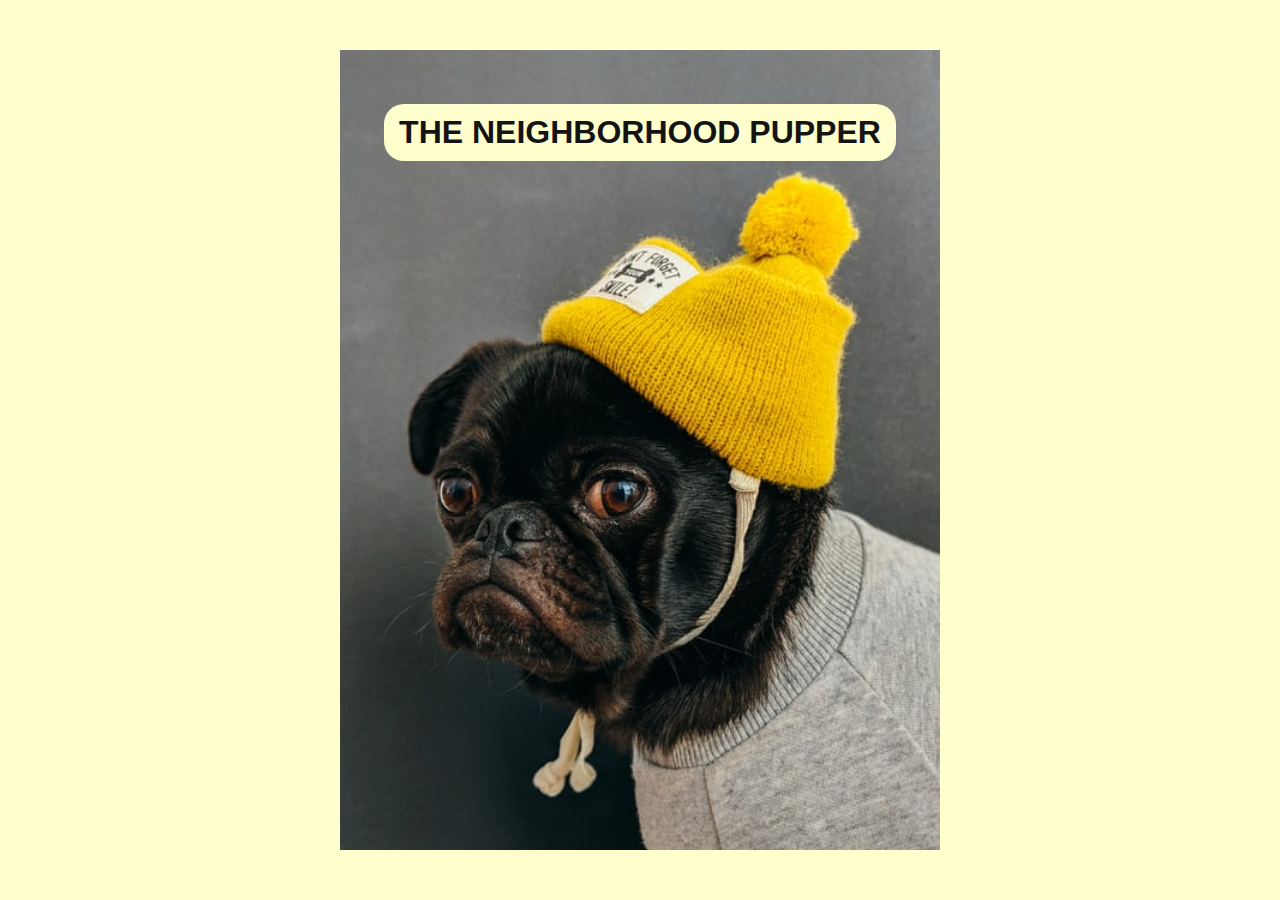
<file: day1/stagger-text-chaosnoneko/index.html>
<!DOCTYPE html>
<html lang="en">
  <head>
    <meta charset="UTF-8" />
    <meta http-equiv="X-UA-Compatible" content="IE=edge" />
    <meta name="viewport" content="width=device-width, initial-scale=1.0" />
    <title>Document</title>
    <link rel="stylesheet" href="style.css" />
  </head>
  <body>
    <div class="container">
        <div class="card">
            <h1>THE NEIGHBORHOOD PUPPER</h1>
            <p class="text first">puggorino smol borking doggo with a long snoo </p>
            <p class="text second">Thicc fat boi woofer wrinkler </p>
            <p class="text third">He made many woofs</p>
        </div>
    </div>
  </body>
</html>
</file>
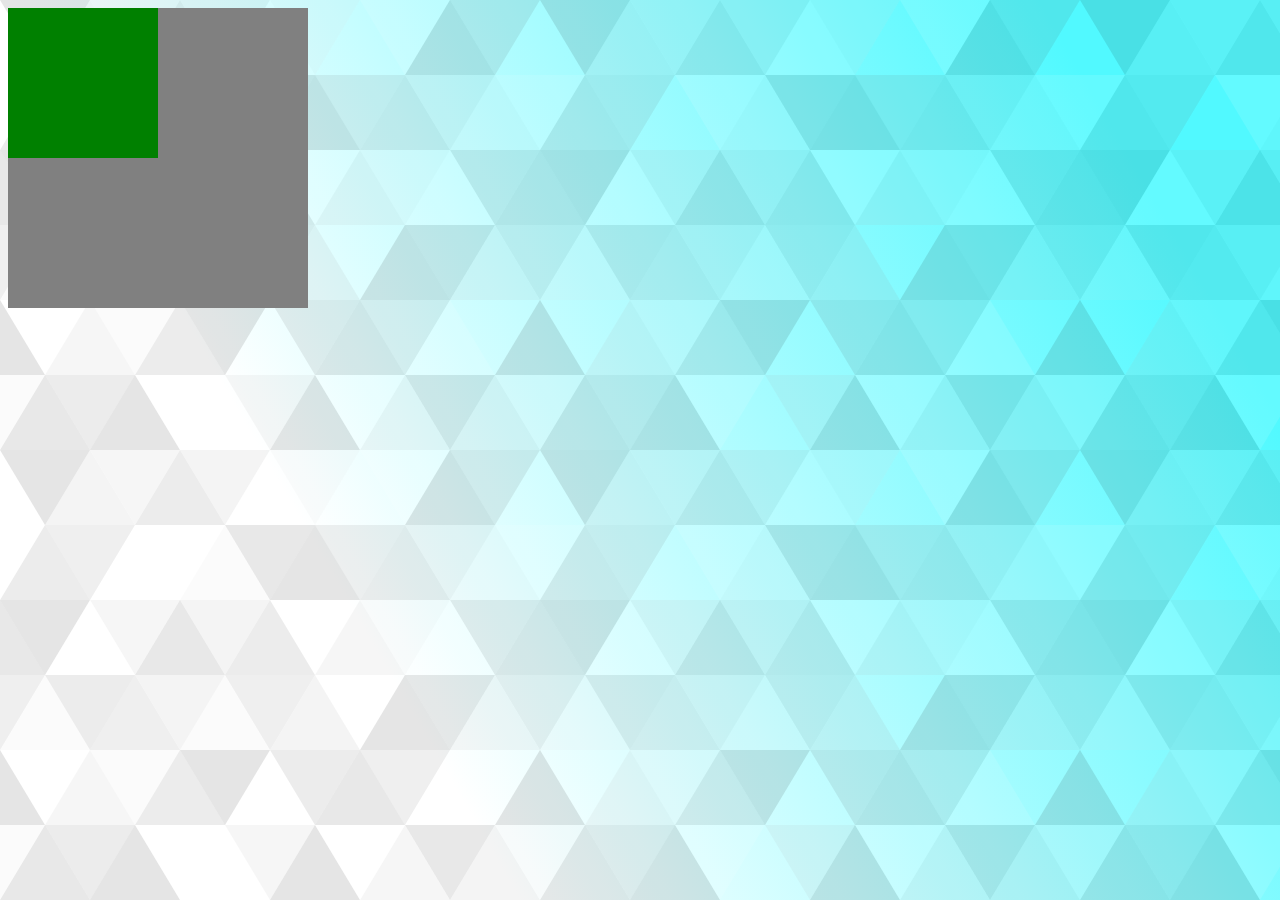
<file: day1/svg animation example/index.html>
<!DOCTYPE html>
<html lang="en">
  <head>
    <meta charset="UTF-8" />
    <meta http-equiv="X-UA-Compatible" content="IE=edge" />
    <meta name="viewport" content="width=device-width, initial-scale=1.0" />
    <link rel="stylesheet" href="style.css">
    <style>
      .container {
        width: 300px;
        height: 300px;
        background-color: grey;
      }

      .item {
        background-color: green;
        height: 50%;
        width: 50%;
        transition: transform 2s;
      }
      .container:hover .item {
          transform: translateX(100%);
          background-color: pink;
      }
    </style>
    <title>Document</title>
  </head>
  <body>
    <div class="container">
      <div class="item"></div>
    </div>
  </body>
</html>
</file>
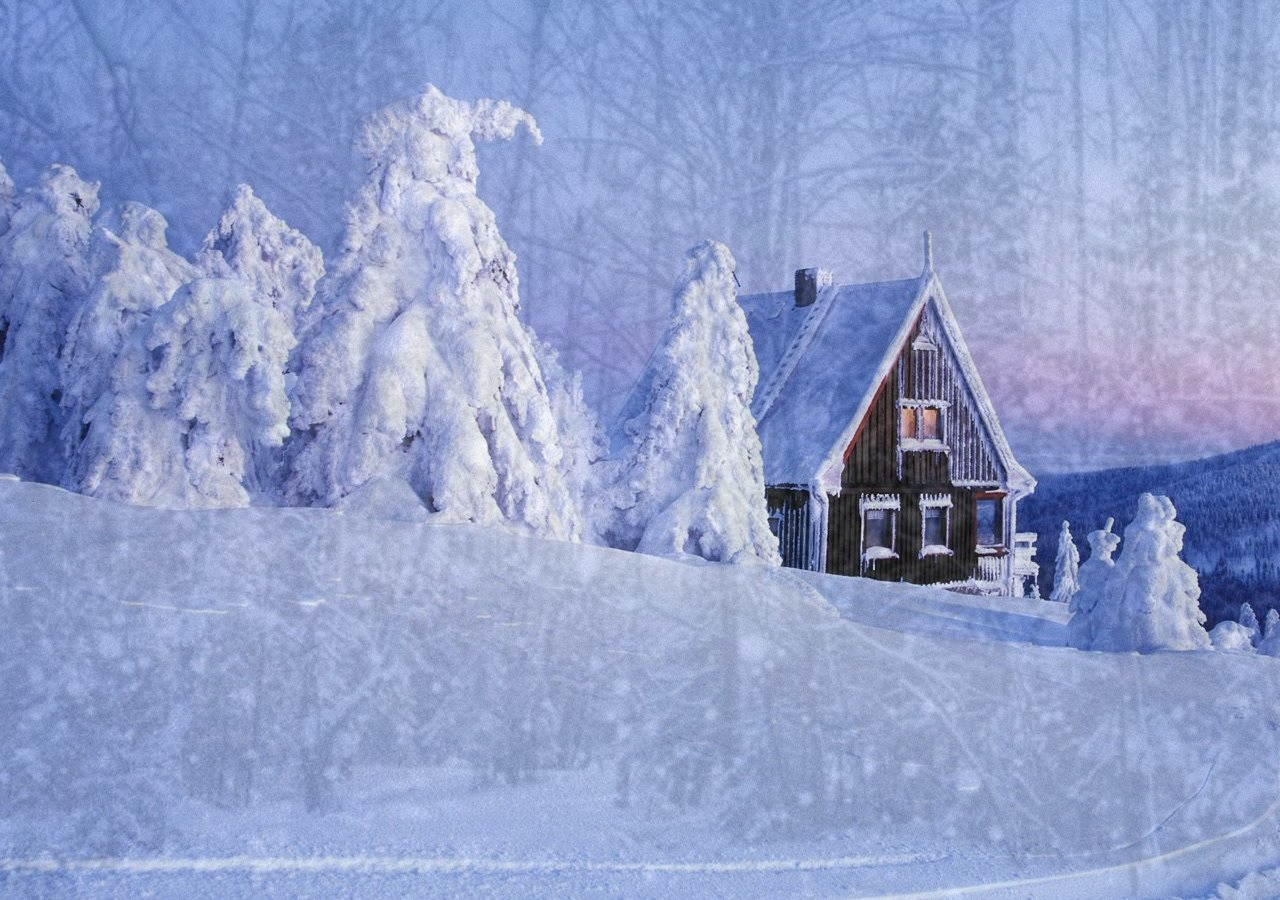
<file: day2/example2/index.html>
<!DOCTYPE html>
<html lang="en">
  <head>
    <meta charset="UTF-8" />
    <meta http-equiv="X-UA-Compatible" content="IE=edge" />
    <meta name="viewport" content="width=device-width, initial-scale=1.0" />
    <link rel="stylesheet" href="./style.css" />
    <title>Document</title>
  </head>
  <body>  
    <!-- 
     rain 
    <div id="app">
      <div class="rain"></div>
    </div>
    cloud 
    <div id="app1">
        <div class="cloud"></div>
      </div> -->
      <!-- snow -->
    <div id="app2">
        <div class="snow"></div>
      </div>
  </body>
</html>
</file>
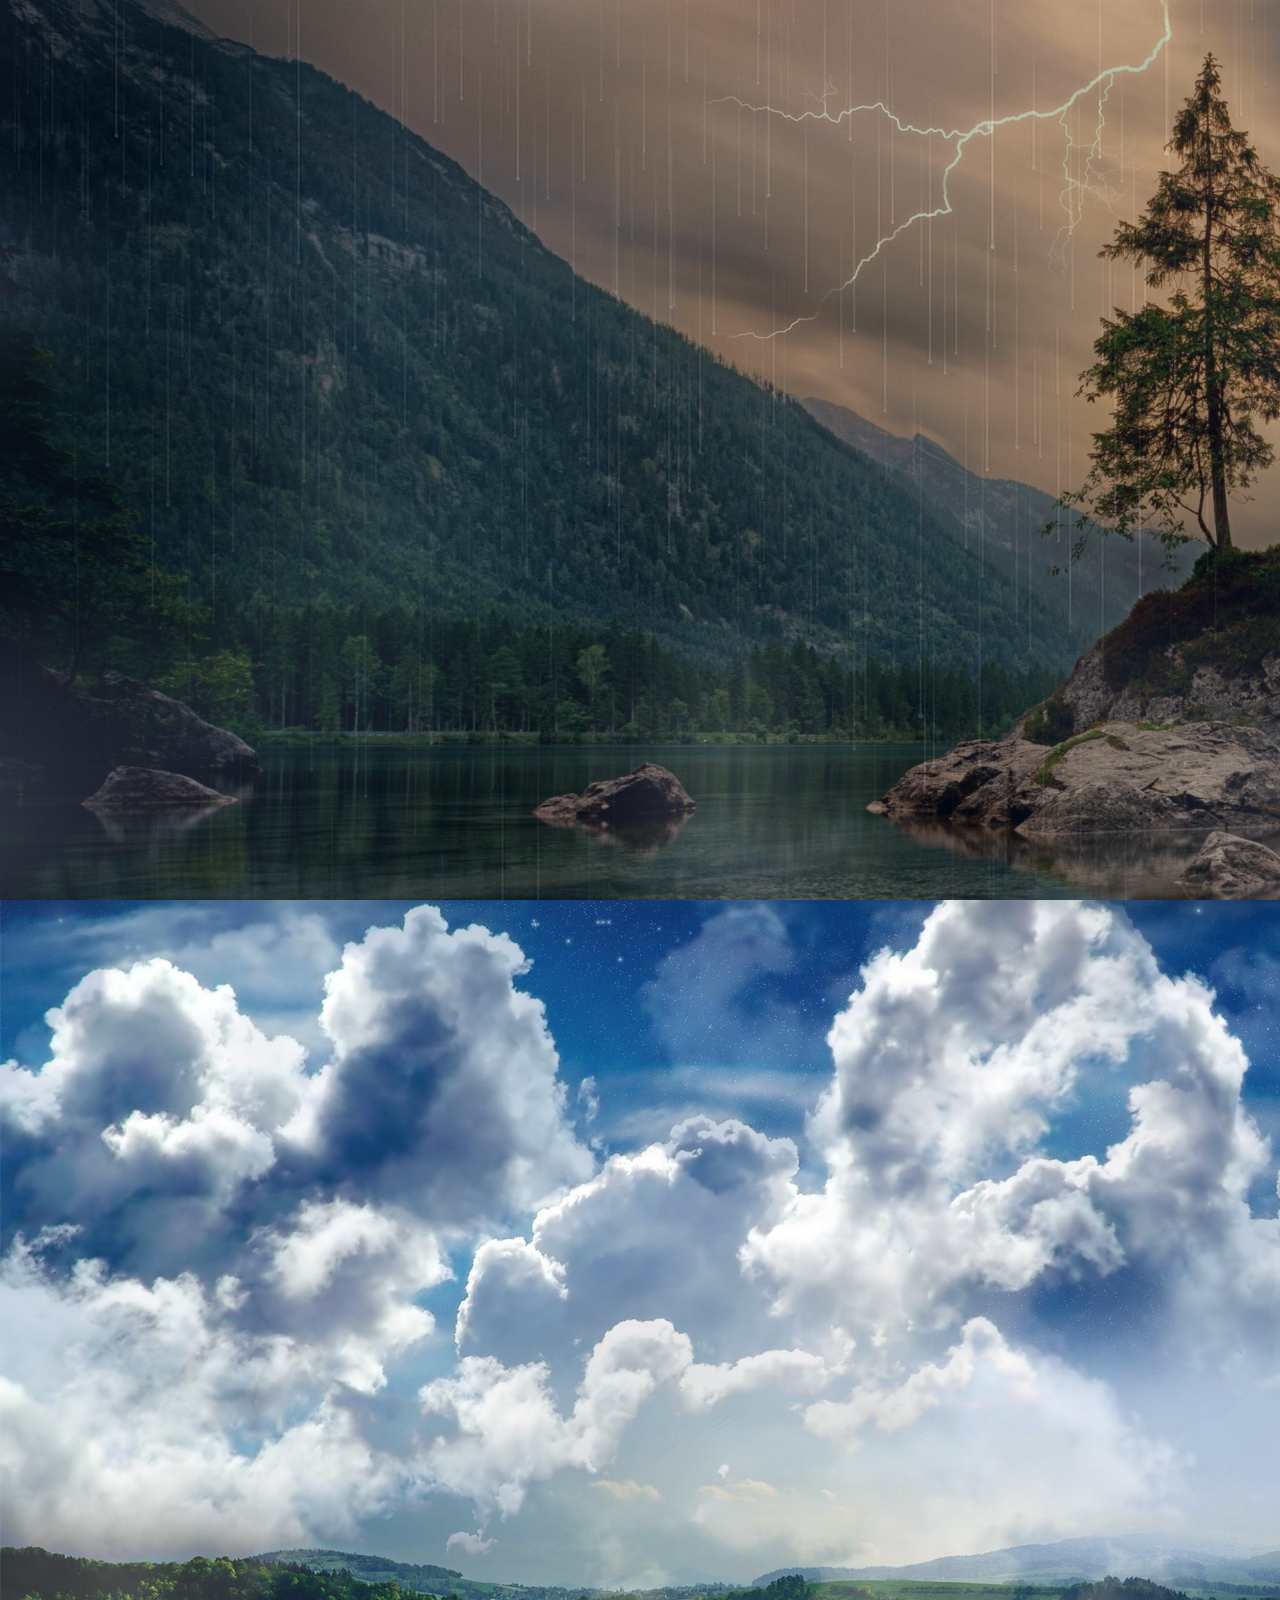
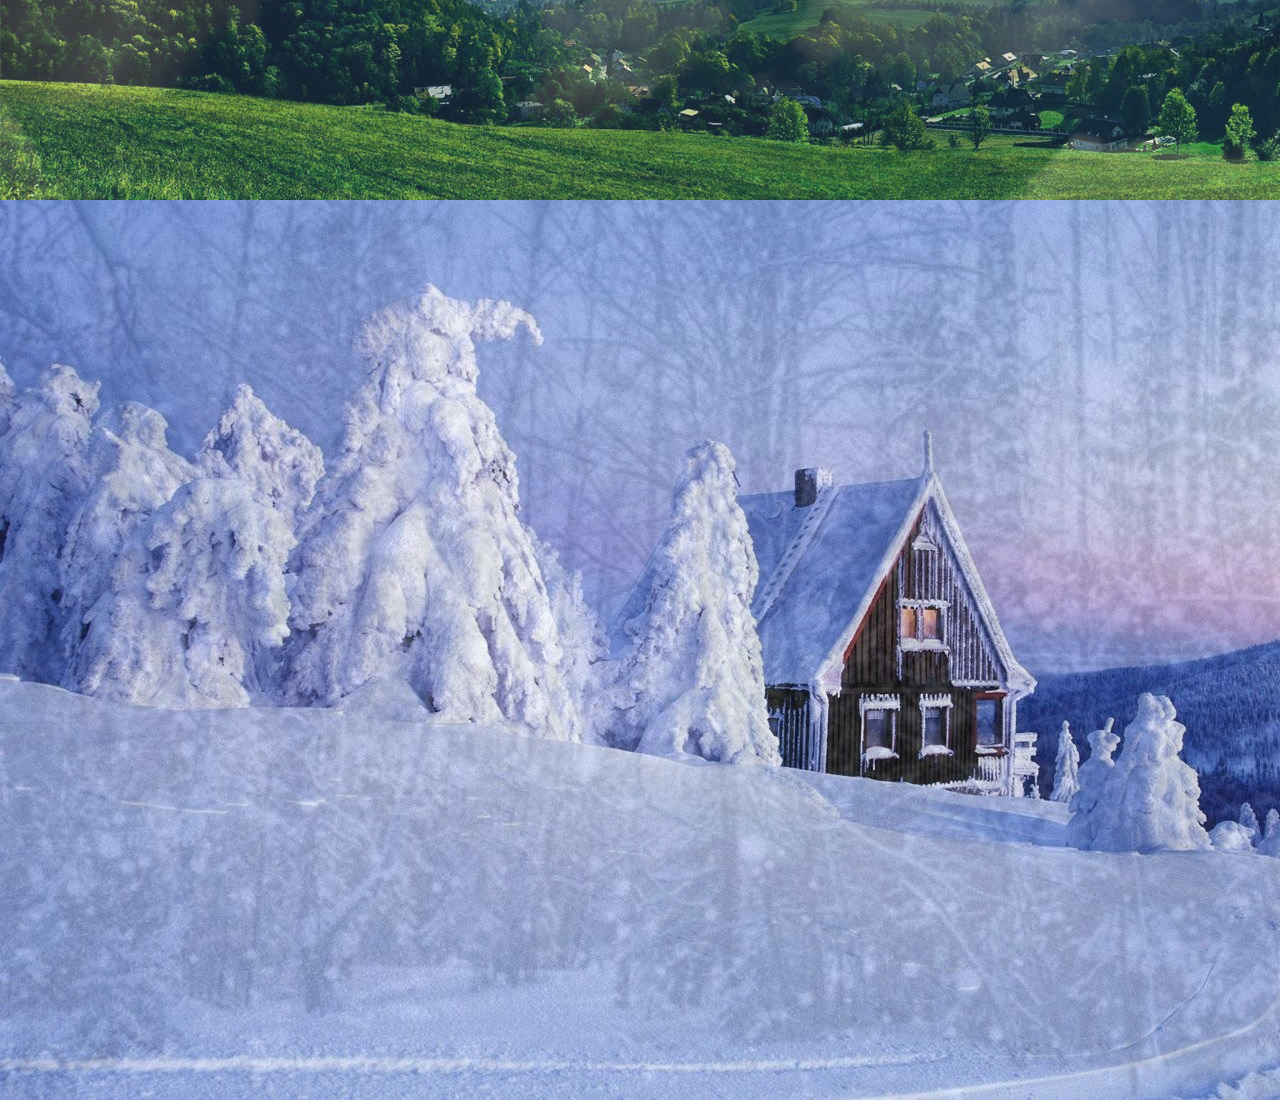
<file: day2/examples/index.html>
<!DOCTYPE html>
<html lang="en">
  <head>
    <meta charset="UTF-8" />
    <meta http-equiv="X-UA-Compatible" content="IE=edge" />
    <meta name="viewport" content="width=device-width, initial-scale=1.0" />
    <link rel="stylesheet" href="./style.css" />
    <title>Document</title>
  </head>
  <body>
    <!-- rain -->
    <div id="app">
      <div class="rain"></div>
    </div>
    <!-- cloud -->
    <div id="app1">
        <div class="cloud"></div>
      </div>
      <!-- snow -->
    <div id="app2">
        <div class="snow"></div>
      </div>
  </body>
</html>
</file>
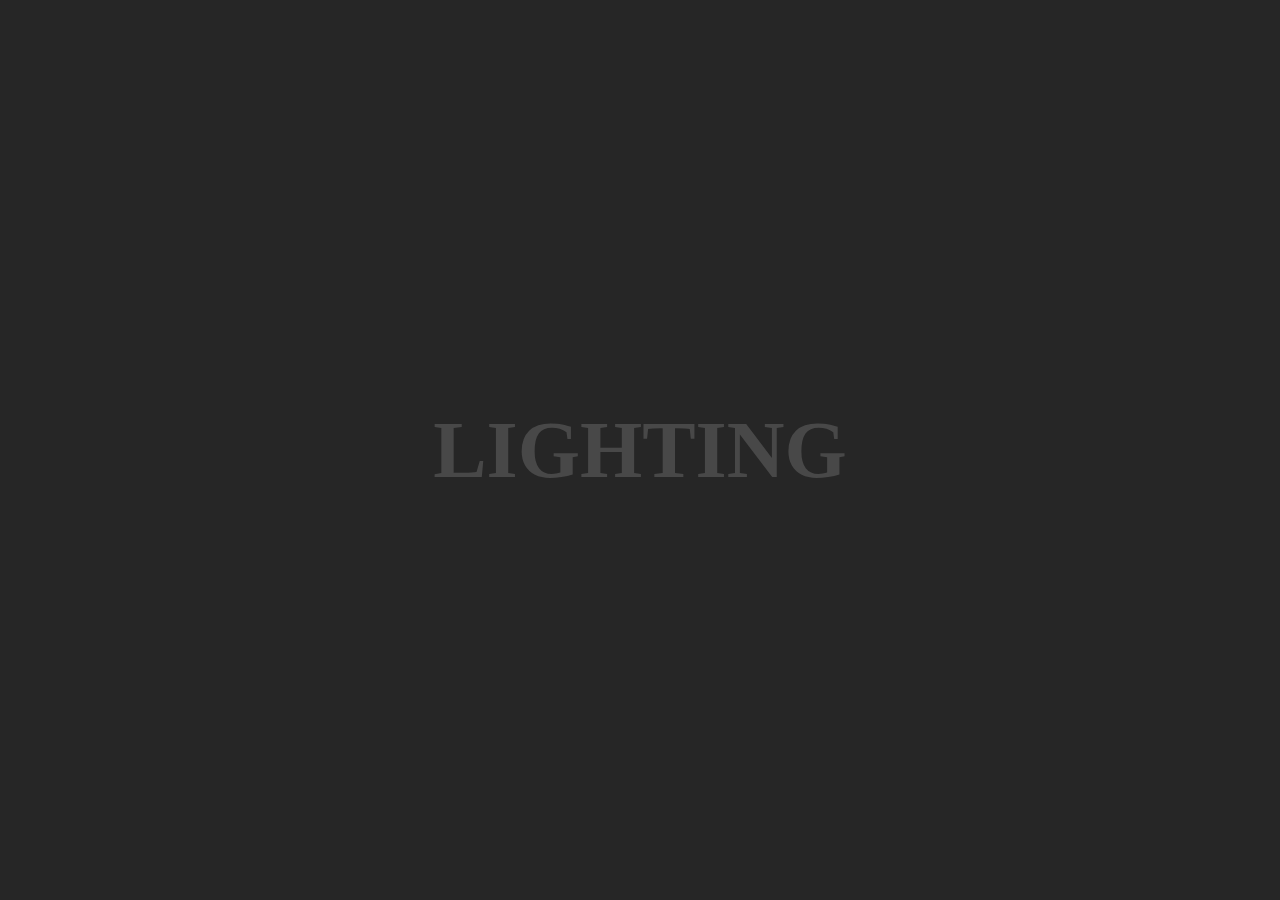
<file: day2/uib-interactions-lighting-21march-chaosnoneko/index.html>
<!DOCTYPE html>
<html lang="en">
<head>
    <meta charset="UTF-8">
    <meta http-equiv="X-UA-Compatible" content="IE=edge">
    <meta name="viewport" content="width=device-width, initial-scale=1.0">
    <link rel="preconnect" href="https://fonts.googleapis.com">
<link rel="preconnect" href="https://fonts.gstatic.com" crossorigin>
<link href="https://fonts.googleapis.com/css2?family=Roboto+Serif:wght@500&display=swap" rel="stylesheet">

    <link rel="stylesheet" href="style.css">
    <title>Lighting</title>
</head>
<body>
    <div class="container">
        <p>L</p>
        <p>I</p>
        <p>G</p>
        <p>H</p>
        <p>T</p>
        <p>I</p>
        <p>N</p>
        <p>G</p>
    </div>
</body>
</html>
</file>
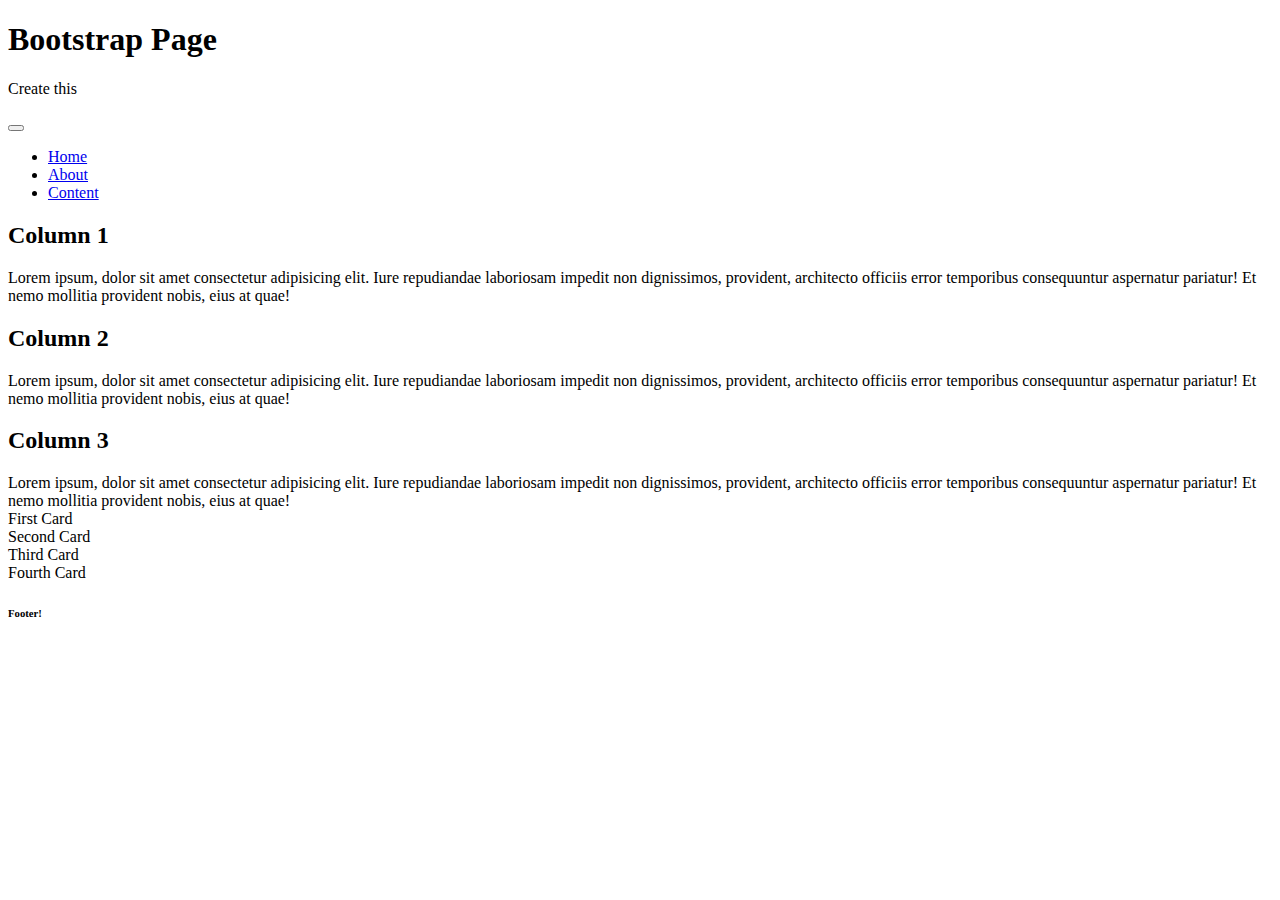
<file: day3/uib-framework-bootstrap-23march-chaosnoneko/index.html>
<!DOCTYPE html>
<html lang="en">
  <head>
    <link
      href="https://cdn.jsdelivr.net/npm/bootstrap@5.0.0-beta1/dist/css/bootstrap.min.css"
      rel="stylesheet"
      integrity="sha384-giJF6kkoqNQ00vy+HMDP7azOuL0xtbfIcaT9wjKHr8RbDVddVHyTfAAsrekwKmP1"
      crossorigin="anonymous"
    />
    <script
      src="https://cdn.jsdelivr.net/npm/bootstrap@5.0.0-beta1/dist/js/bootstrap.bundle.min.js"
      integrity="sha384-ygbV9kiqUc6oa4msXn9868pTtWMgiQaeYH7/t7LECLbyPA2x65Kgf80OJFdroafW"
      crossorigin="anonymous"
      defer
    ></script>
    <title>Bootstrap</title>
  </head>
  <body class="min-vh-100 d-flex flex-wrap">
    <header class="container-fluid p-0 m-0">
      <div class="jumbotron jumbotron-fluid bg-info rounded-bottom m-0">
        <div class="container d-flex justify-content-center">
          <h1 class="display-3">Bootstrap Page</h1>
        </div>
        <p class="lead d-flex justify-content-center">Create this</p>
      </div>
    </header>
    <div class="container">
        <nav class="navbar navbar-expand-lg navbar-light bg-light">
                <a class="navbar-brand" href="#"></a>
                <button class="navbar-toggler" type="button" data-bs-toggle="collapse" data-bs-target="#navbarNav"
                    aria-controls="navbarNav" aria-expanded="false" aria-label="Toggle navigation">
                    <span class="navbar-toggler-icon"></span>
                </button>
                <div class="collapse navbar-collapse nav justify-content-center" id="navbarNav">
                    <ul class="navbar-nav">
                        <li class="nav-item">
                            <a class="nav-link active" aria-current="page" href="#">Home</a>
                        </li>
                        <li class="nav-item">
                            <a class="nav-link" href="#">About</a>
                        </li>
                        <li class="nav-item">
                            <a class="nav-link" href="#">Content</a>
                        </li>
                    </ul>
                </div>
            </div>
        </nav>
    <main>
      <div class="row justify-content-center m-5">
        <div class="col-sm-4">
          <h2>Column 1</h2>
          Lorem ipsum, dolor sit amet consectetur adipisicing elit. Iure
          repudiandae laboriosam impedit non dignissimos, provident, architecto
          officiis error temporibus consequuntur aspernatur pariatur! Et nemo
          mollitia provident nobis, eius at quae!
        </div>
        <div class="col-sm-4">
          <h2>Column 2</h2>
          Lorem ipsum, dolor sit amet consectetur adipisicing elit. Iure
          repudiandae laboriosam impedit non dignissimos, provident, architecto
          officiis error temporibus consequuntur aspernatur pariatur! Et nemo
          mollitia provident nobis, eius at quae!
        </div>
        <div class="col-sm-4">
          <h2>Column 3</h2>
          Lorem ipsum, dolor sit amet consectetur adipisicing elit. Iure
          repudiandae laboriosam impedit non dignissimos, provident, architecto
          officiis error temporibus consequuntur aspernatur pariatur! Et nemo
          mollitia provident nobis, eius at quae!
        </div>
      </div>
      <section class="container">
        <div class="row gap-4 text-center text-weight-bold">
            <div class="col bg-primary px-5 py-3 rounded">First Card</div>
            <div class="col bg-warning px-5 py-3 rounded">Second Card</div>
            <div class="col bg-success px-5 py-3 rounded">Third Card</div>
            <div class="col bg-danger px-5 py-3 rounded">Fourth Card</div>
        </div>
    </section>
      </div>
    </main>
    <footer class="container-fluid m-0 p-3 bg-info">
      <h6 class="text-center">Footer!</h6>
    </footer>
  </body>
</html>
</file>
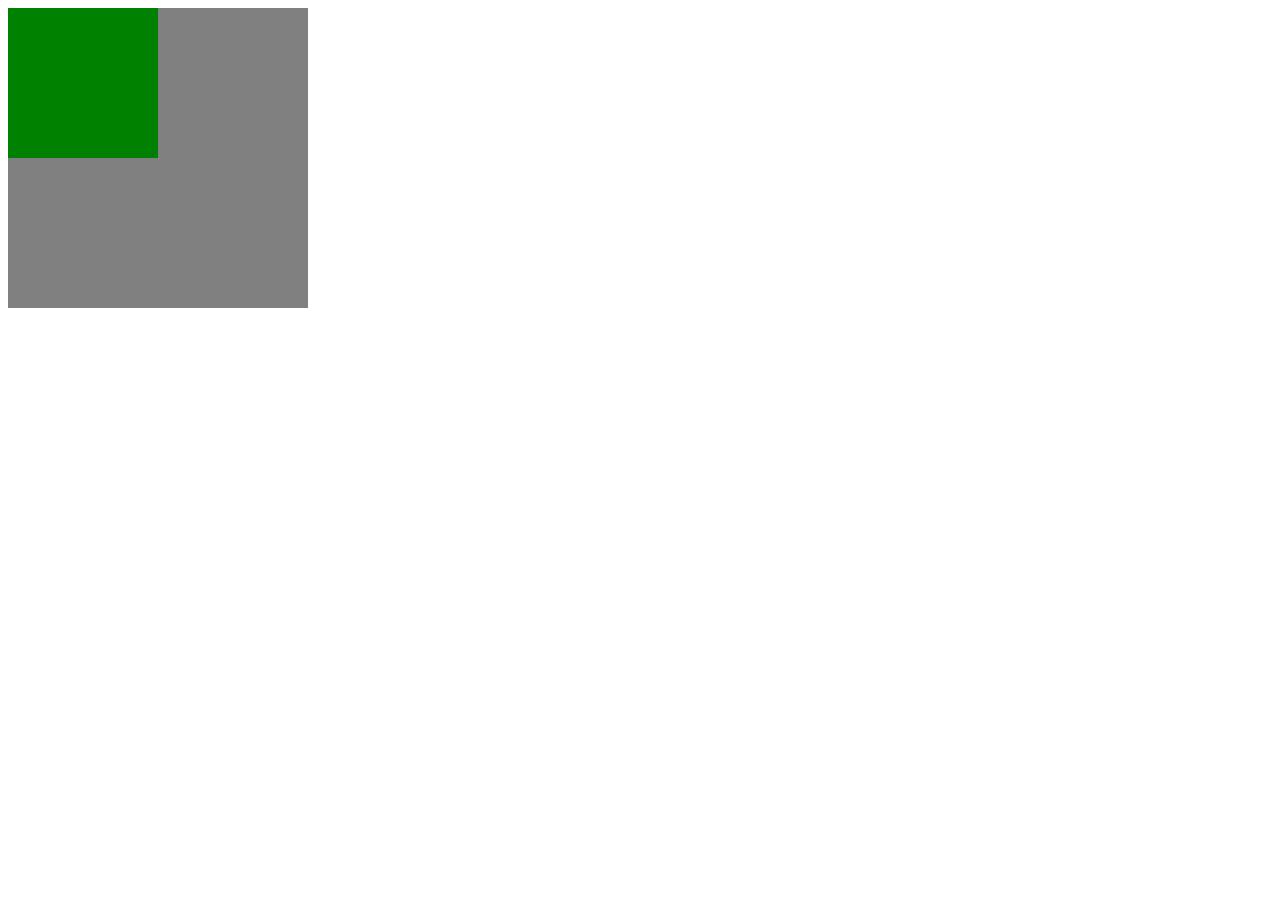
<file: day1/svg animation example/index1.html>
<!DOCTYPE html>
<html lang="en">
  <head>
    <meta charset="UTF-8" />
    <meta http-equiv="X-UA-Compatible" content="IE=edge" />
    <meta name="viewport" content="width=device-width, initial-scale=1.0" />
    <style>
      .container {
        width: 300px;
        height: 300px;
        background-color: grey;
      }

      .item {
        background-color: green;
        height: 50%;
        width: 50%;
        transition: transform 2s cubic-bezier(0.03, 1.42, 0.86, 0.33);
      }

      .container:hover .item {
        transform: translateX(100%);
      }
    </style>
    <title>Document</title>
  </head>
  <body>
    <div class="container">
      <div class="item"></div>
    </div>
  </body>
</html>
</file>
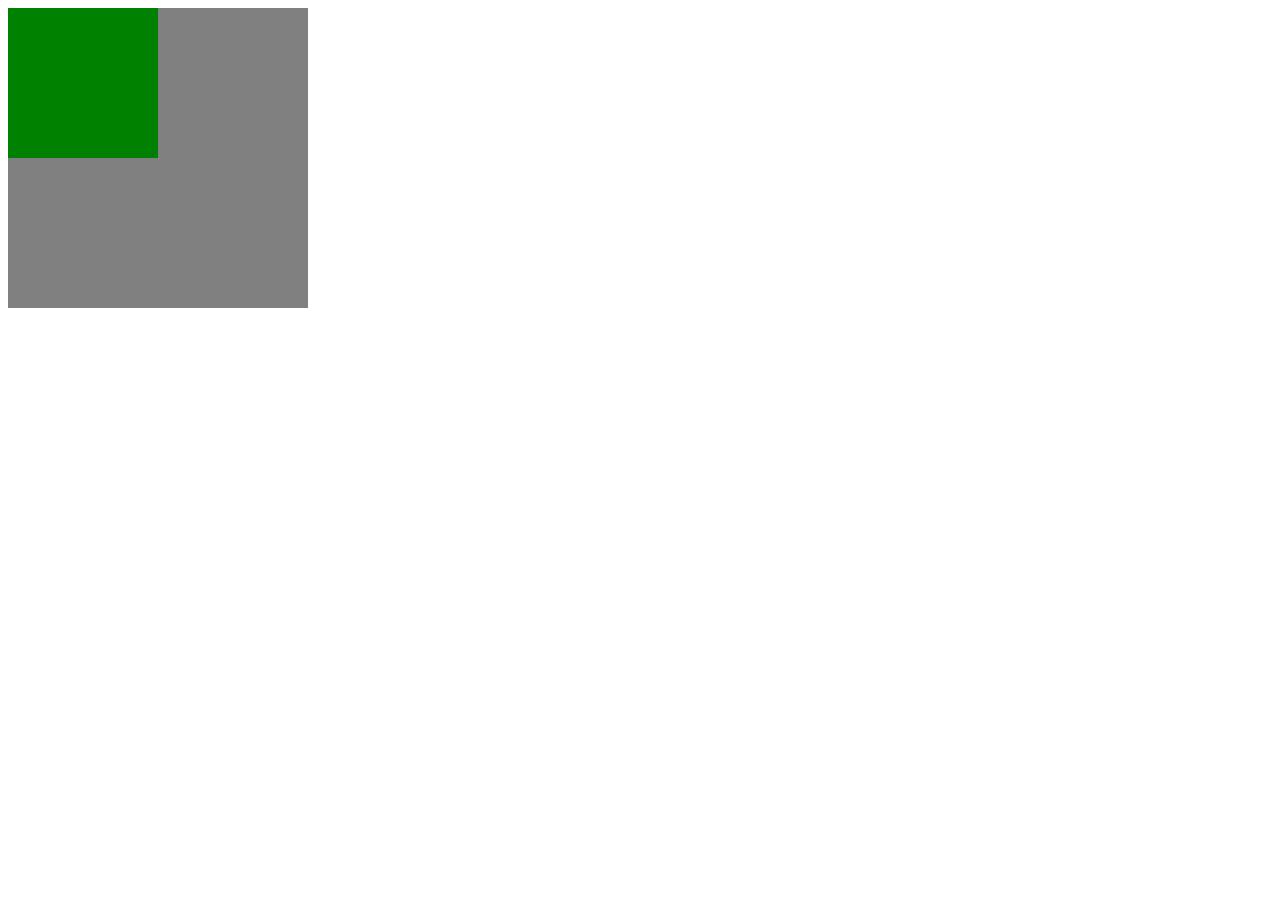
<file: day1/svg animation example/index2.html>
<!DOCTYPE html>
<html lang="en">
  <head>
    <meta charset="UTF-8" />
    <meta http-equiv="X-UA-Compatible" content="IE=edge" />
    <meta name="viewport" content="width=device-width, initial-scale=1.0" />
    <style>
      .container {
        width: 300px;
        height: 300px;
        background-color: grey;
      }

      .item {
        background-color: green;
        height: 50%;
        width: 50%;
        animation: banana 1s ease-in forwards infinite alternate;
      }
      @keyframes banana {
          0% {
              transform: translateX(0);
          }
          33% {
              transform: translateY(100%);
          }
          66% {
              transform: translateX(100%) translateY(100%);
          }
          100% {
              transform: translateX(100%);
          }
      }
      /* .container:hover .item {
        transform: translateX(100%);
      } */
    </style>
    <title>Document</title>
  </head>
  <body>
    <div class="container">
      <div class="item"></div>
    </div>
  </body>
</html>
</file>
<file: day1/stagger-text-chaosnoneko/style.css>
* {
  margin: 0;
  padding: 0;
  box-sizing: border-box;
}
.container {
  background-color: rgba(275, 275, 205);
  font-family: sans-serif;
  size: 18px;
  height: 100vh;
  display: flex;
  justify-content: center;
  align-items: center;
}

.card {
  width: 600px;
  background-image: url("./img/pug-life.jpg");
  background-size: cover;
  height: 800px;
  background-position: left;
  padding: 54px 44px;
  overflow: hidden;
}
h1 {
  background-color: rgba(275, 275, 205);
  padding: 10px;
  margin-bottom: 20px;
  color: rgb(20, 20, 20);
  border-radius: 20px;
  text-align: center;
  top: 100px;
}

.text {
  font-size: 18px;
  margin-bottom: 6px;
  background-color: rgba(275, 275, 275, 0.7);
  padding: 10px;
  width: fit-content;
  transform: translate(calc(-100% - 44px));
  border-radius: 20px;
}

.first {
  transition: 0.3s 0.1s;
}

.second {
  transition: 0.3s 0.2s;
}
.third {
  transition: 0.3s 0.3s;
}
.card:hover .text {
  transform: translate(0);
}
</file>
<file: day1/svg animation example/style.css>
body {
    background-color: #ffffff;
    background-image: url("data:image/svg+xml,%3Csvg xmlns='http://www.w3.org/2000/svg' width='100%25'%3E%3Cdefs%3E%3ClinearGradient id='a' gradientUnits='userSpaceOnUse' x1='0' x2='0' y1='0' y2='100%25' gradientTransform='rotate(240)'%3E%3Cstop offset='0' stop-color='%23ffffff'/%3E%3Cstop offset='1' stop-color='%2351F9FF'/%3E%3C/linearGradient%3E%3Cpattern patternUnits='userSpaceOnUse' id='b' width='540' height='450' x='0' y='0' viewBox='0 0 1080 900'%3E%3Cg fill-opacity='0.1'%3E%3Cpolygon fill='%23444' points='90 150 0 300 180 300'/%3E%3Cpolygon points='90 150 180 0 0 0'/%3E%3Cpolygon fill='%23AAA' points='270 150 360 0 180 0'/%3E%3Cpolygon fill='%23DDD' points='450 150 360 300 540 300'/%3E%3Cpolygon fill='%23999' points='450 150 540 0 360 0'/%3E%3Cpolygon points='630 150 540 300 720 300'/%3E%3Cpolygon fill='%23DDD' points='630 150 720 0 540 0'/%3E%3Cpolygon fill='%23444' points='810 150 720 300 900 300'/%3E%3Cpolygon fill='%23FFF' points='810 150 900 0 720 0'/%3E%3Cpolygon fill='%23DDD' points='990 150 900 300 1080 300'/%3E%3Cpolygon fill='%23444' points='990 150 1080 0 900 0'/%3E%3Cpolygon fill='%23DDD' points='90 450 0 600 180 600'/%3E%3Cpolygon points='90 450 180 300 0 300'/%3E%3Cpolygon fill='%23666' points='270 450 180 600 360 600'/%3E%3Cpolygon fill='%23AAA' points='270 450 360 300 180 300'/%3E%3Cpolygon fill='%23DDD' points='450 450 360 600 540 600'/%3E%3Cpolygon fill='%23999' points='450 450 540 300 360 300'/%3E%3Cpolygon fill='%23999' points='630 450 540 600 720 600'/%3E%3Cpolygon fill='%23FFF' points='630 450 720 300 540 300'/%3E%3Cpolygon points='810 450 720 600 900 600'/%3E%3Cpolygon fill='%23DDD' points='810 450 900 300 720 300'/%3E%3Cpolygon fill='%23AAA' points='990 450 900 600 1080 600'/%3E%3Cpolygon fill='%23444' points='990 450 1080 300 900 300'/%3E%3Cpolygon fill='%23222' points='90 750 0 900 180 900'/%3E%3Cpolygon points='270 750 180 900 360 900'/%3E%3Cpolygon fill='%23DDD' points='270 750 360 600 180 600'/%3E%3Cpolygon points='450 750 540 600 360 600'/%3E%3Cpolygon points='630 750 540 900 720 900'/%3E%3Cpolygon fill='%23444' points='630 750 720 600 540 600'/%3E%3Cpolygon fill='%23AAA' points='810 750 720 900 900 900'/%3E%3Cpolygon fill='%23666' points='810 750 900 600 720 600'/%3E%3Cpolygon fill='%23999' points='990 750 900 900 1080 900'/%3E%3Cpolygon fill='%23999' points='180 0 90 150 270 150'/%3E%3Cpolygon fill='%23444' points='360 0 270 150 450 150'/%3E%3Cpolygon fill='%23FFF' points='540 0 450 150 630 150'/%3E%3Cpolygon points='900 0 810 150 990 150'/%3E%3Cpolygon fill='%23222' points='0 300 -90 450 90 450'/%3E%3Cpolygon fill='%23FFF' points='0 300 90 150 -90 150'/%3E%3Cpolygon fill='%23FFF' points='180 300 90 450 270 450'/%3E%3Cpolygon fill='%23666' points='180 300 270 150 90 150'/%3E%3Cpolygon fill='%23222' points='360 300 270 450 450 450'/%3E%3Cpolygon fill='%23FFF' points='360 300 450 150 270 150'/%3E%3Cpolygon fill='%23444' points='540 300 450 450 630 450'/%3E%3Cpolygon fill='%23222' points='540 300 630 150 450 150'/%3E%3Cpolygon fill='%23AAA' points='720 300 630 450 810 450'/%3E%3Cpolygon fill='%23666' points='720 300 810 150 630 150'/%3E%3Cpolygon fill='%23FFF' points='900 300 810 450 990 450'/%3E%3Cpolygon fill='%23999' points='900 300 990 150 810 150'/%3E%3Cpolygon points='0 600 -90 750 90 750'/%3E%3Cpolygon fill='%23666' points='0 600 90 450 -90 450'/%3E%3Cpolygon fill='%23AAA' points='180 600 90 750 270 750'/%3E%3Cpolygon fill='%23444' points='180 600 270 450 90 450'/%3E%3Cpolygon fill='%23444' points='360 600 270 750 450 750'/%3E%3Cpolygon fill='%23999' points='360 600 450 450 270 450'/%3E%3Cpolygon fill='%23666' points='540 600 630 450 450 450'/%3E%3Cpolygon fill='%23222' points='720 600 630 750 810 750'/%3E%3Cpolygon fill='%23FFF' points='900 600 810 750 990 750'/%3E%3Cpolygon fill='%23222' points='900 600 990 450 810 450'/%3E%3Cpolygon fill='%23DDD' points='0 900 90 750 -90 750'/%3E%3Cpolygon fill='%23444' points='180 900 270 750 90 750'/%3E%3Cpolygon fill='%23FFF' points='360 900 450 750 270 750'/%3E%3Cpolygon fill='%23AAA' points='540 900 630 750 450 750'/%3E%3Cpolygon fill='%23FFF' points='720 900 810 750 630 750'/%3E%3Cpolygon fill='%23222' points='900 900 990 750 810 750'/%3E%3Cpolygon fill='%23222' points='1080 300 990 450 1170 450'/%3E%3Cpolygon fill='%23FFF' points='1080 300 1170 150 990 150'/%3E%3Cpolygon points='1080 600 990 750 1170 750'/%3E%3Cpolygon fill='%23666' points='1080 600 1170 450 990 450'/%3E%3Cpolygon fill='%23DDD' points='1080 900 1170 750 990 750'/%3E%3C/g%3E%3C/pattern%3E%3C/defs%3E%3Crect x='0' y='0' fill='url(%23a)' width='100%25' height='100%25'/%3E%3Crect x='0' y='0' fill='url(%23b)' width='100%25' height='100%25'/%3E%3C/svg%3E");
    background-attachment: fixed;
    background-size: cover;
  }
</file>
<file: day2/example2/style.css>
body {
  margin: 0;
  padding: 0;
}
/* RAIN */
#app {
  background: url("./pics/images.jpg");
  background-size: cover;
  width: 100%;
  height: 100vh;
  z-index: -1;
}
.rain {
  background: url("./pics/artworks-000024885338-5w36ki-t500x500.jpg");
  background-size: cover;
  height: 100%;
  opacity: 0.3;
  animation: rain 60s linear infinite;
}

/* CLOUD */
#app1 {
  background: url("./pics/wet-empty-road-wallpaper.jpg");
  background-size: cover;
  width: 100%;
  height: 100vh;
  z-index: -1;
}
.cloud {
  background: url("./pics/clouds-in-the-sky-750x450.jpg");
  background-size: cover;
  height: 100%;
  opacity: 0.3;
  animation: rain 60s linear infinite;
}

/* SNOW */
#app2 {
  background: url("./pics/820250.jpg");
  background-size: cover;
  width: 100%;
  height: 100vh;
  z-index: -1;
}
.snow {
  background: url("./pics/artworks-ruyk0jiAmeayDrNf-KrtFMw-t500x500.jpg");
  background-size: cover;
  height: 100%;
  opacity: 0.2;
  animation:snowing 30s linear infinite;
}
/* animation */
@keyframes cloud {
  0% {
    background-position: 0px;
  }
  100% {
    background-position: 5000px;
  }
}

@keyframes rain {
  0% {
    background-position: 0% 0%;
  }

  100% {
    background-position: 10% 100%;
  }
}

@keyframes snowing {
  0% {
    background-position: 0% 0%;
  }

  100% {
    background-position: 100px 700px;
  }
}
</file>
<file: day2/examples/style.css>
body {
  margin: 0;
  padding: 0;
}
/* RAIN */
#app {
  background: url("./pics/images.jpg");
  background-size: cover;
  width: 100%;
  height: 100vh;
  z-index: -1;
}
.rain {
  background: url("./pics/artworks-000024885338-5w36ki-t500x500.jpg");
  background-size: cover;
  height: 100%;
  opacity: 0.3;
  animation: rain 60s linear infinite;
}
@keyframes rain {
  0% {
    background-position: 0px;
  }
  100% {
    background-position: 5000px;
  }
}
/* CLOUD */
#app1 {
  background: url("./pics/wet-empty-road-wallpaper.jpg");
  background-size: cover;
  width: 100%;
  height: 100vh;
  z-index: -1;
}
.cloud {
  background: url("./pics/clouds-in-the-sky-750x450.jpg");
  background-size: cover;
  height: 100%;
  opacity: 0.3;
  animation: rain 60s linear infinite;
}
@keyframes cloud {
  0% {
    background-position: 0px;
  }
  100% {
    background-position: 5000px;
  }
}
/* SNOW */
#app2 {
  background: url("./pics/820250.jpg");
  background-size: cover;
  width: 100%;
  height: 100vh;
  z-index: -1;
}
.snow {
  background: url("./pics/artworks-ruyk0jiAmeayDrNf-KrtFMw-t500x500.jpg");
  background-size: cover;
  height: 100%;
  opacity: 0.2;
  animation:snowing 30s linear infinite;
}
@keyframes snowing {
  0% {
    background-position: 0% 0%;
  }
  100% {
    background-position: 100px 700px;
  }
 }
</file>
<file: day2/uib-interactions-lighting-21march-chaosnoneko/style.css>
body {
  margin: 0;
  padding: 0;
  box-sizing: border-box;
  background-color: #262626;
}
.container {
  size: 18px;
  height: 100vh;
  display: flex;
  justify-content: center;
  align-items: center;
}
p {
    font-size: 80px;
    color: #484848;
}
.container p{
    font-weight: bold;
    color: #484848;
    animation: lighting 1000ms alternate infinite ease;
}
@keyframes lighting{
    0%,85%{
        color: #484848;
        text-shadow: none;
    }
    100%{
        color:#fff900;
        text-shadow: 0 0 5px #fff900, 0 0 3px #ff6c00;
    }
}
.container p:nth-child(1){
    animation-delay: 150ms;
}
.container p:nth-child(2){
    animation-delay: 300ms;
}
.container p:nth-child(3){
    animation-delay: 450ms;
}
.container p:nth-child(4){
    animation-delay: 600ms;
}
.container p:nth-child(5){
    animation-delay: 750ms;
}
.container p:nth-child(6){
    animation-delay: 900ms;
}
.container p:nth-child(7){
    animation-delay: 1050ms;
}
.container p:nth-child(8){
    animation-delay: 1200ms;
}
</file>
